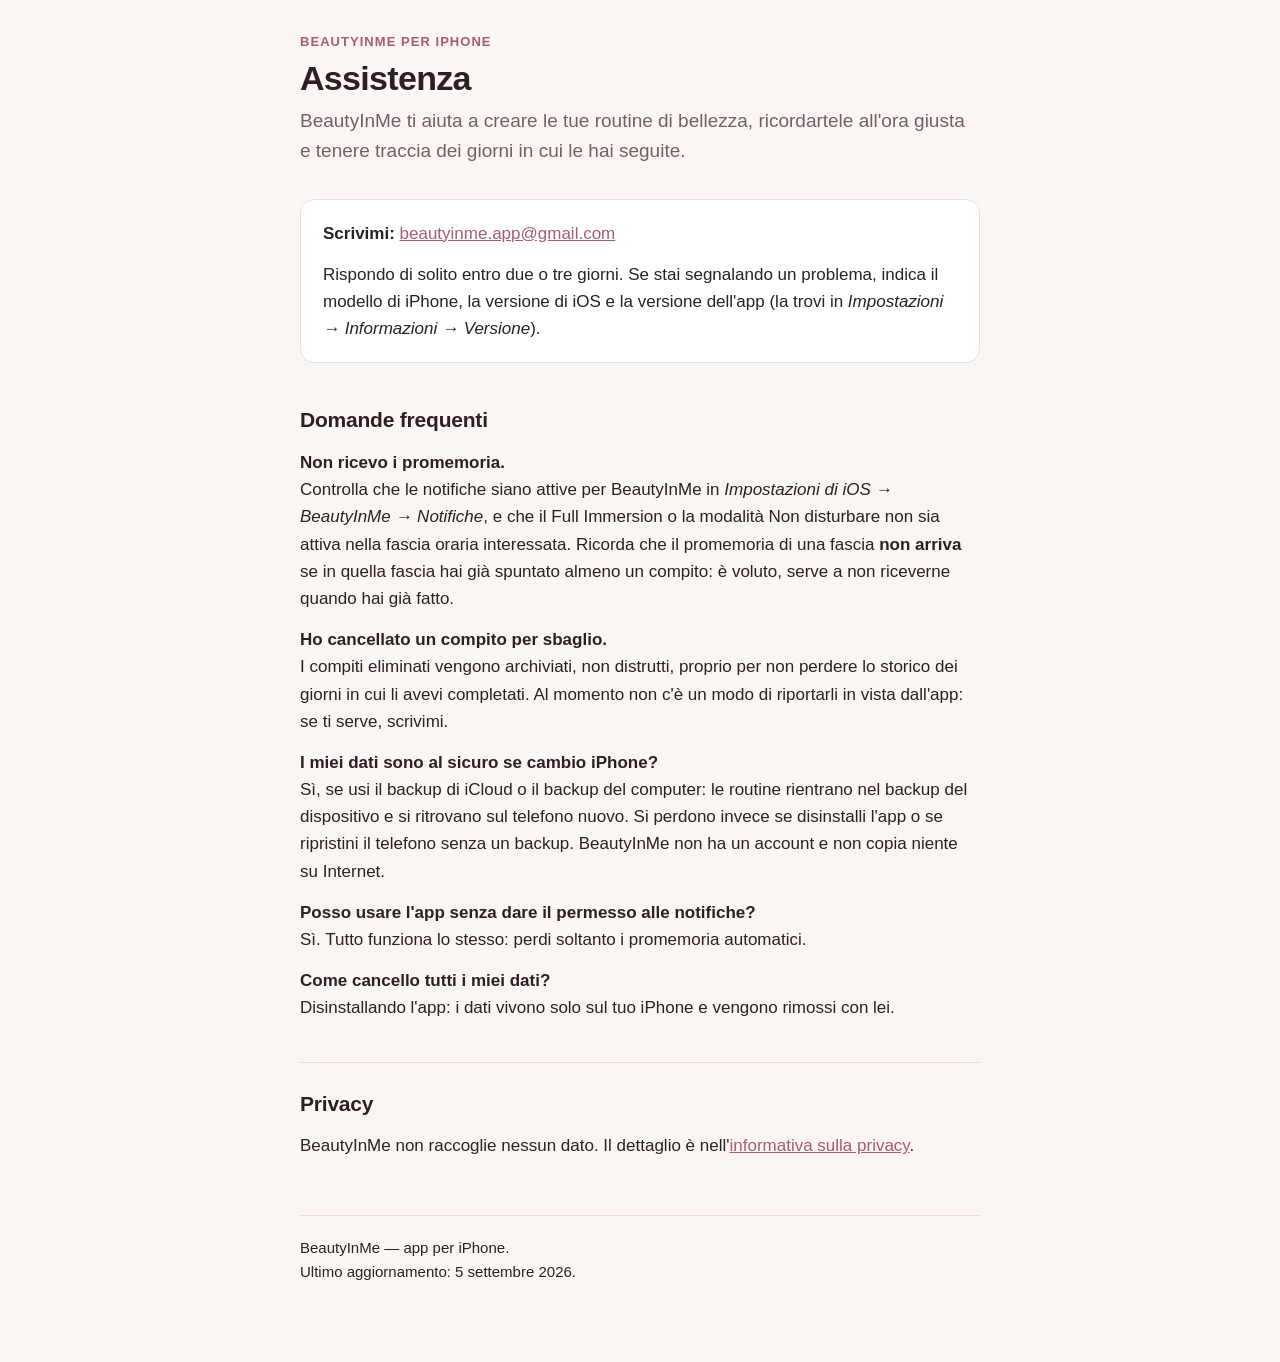
<file: index.html>
<!doctype html>
<html lang="it">
<head>
<meta charset="utf-8">
<meta name="viewport" content="width=device-width, initial-scale=1">
<title>BeautyInMe — Assistenza</title>
<link rel="stylesheet" href="stile.css">
</head>
<body>
<main>

  <p class="occhiello">BeautyInMe per iPhone</p>
  <h1>Assistenza</h1>
  <p class="sommario">BeautyInMe ti aiuta a creare le tue routine di bellezza, ricordartele all'ora giusta e tenere traccia dei giorni in cui le hai seguite.</p>

  <div class="riquadro">
    <p><strong>Scrivimi:</strong> <a href="mailto:beautyinme.app@gmail.com">beautyinme.app@gmail.com</a></p>
    <p>Rispondo di solito entro due o tre giorni. Se stai segnalando un problema, indica il modello di iPhone, la versione di iOS e la versione dell'app (la trovi in <em>Impostazioni → Informazioni → Versione</em>).</p>
  </div>

  <h2>Domande frequenti</h2>

  <p><strong>Non ricevo i promemoria.</strong><br>
  Controlla che le notifiche siano attive per BeautyInMe in <em>Impostazioni di iOS → BeautyInMe → Notifiche</em>, e che il Full Immersion o la modalità Non disturbare non sia attiva nella fascia oraria interessata. Ricorda che il promemoria di una fascia <strong>non arriva</strong> se in quella fascia hai già spuntato almeno un compito: è voluto, serve a non riceverne quando hai già fatto.</p>

  <p><strong>Ho cancellato un compito per sbaglio.</strong><br>
  I compiti eliminati vengono archiviati, non distrutti, proprio per non perdere lo storico dei giorni in cui li avevi completati. Al momento non c'è un modo di riportarli in vista dall'app: se ti serve, scrivimi.</p>

  <p><strong>I miei dati sono al sicuro se cambio iPhone?</strong><br>
  Sì, se usi il backup di iCloud o il backup del computer: le routine rientrano nel backup del dispositivo e si ritrovano sul telefono nuovo. Si perdono invece se disinstalli l'app o se ripristini il telefono senza un backup. BeautyInMe non ha un account e non copia niente su Internet.</p>

  <p><strong>Posso usare l'app senza dare il permesso alle notifiche?</strong><br>
  Sì. Tutto funziona lo stesso: perdi soltanto i promemoria automatici.</p>

  <p><strong>Come cancello tutti i miei dati?</strong><br>
  Disinstallando l'app: i dati vivono solo sul tuo iPhone e vengono rimossi con lei.</p>

  <h2>Privacy</h2>
  <p>BeautyInMe non raccoglie nessun dato. Il dettaglio è nell'<a href="privacy.html">informativa sulla privacy</a>.</p>

  <footer>
    <p>BeautyInMe — app per iPhone.<br>
    Ultimo aggiornamento: 5 settembre 2026.</p>
  </footer>

</main>
</body>
</html>
</file>
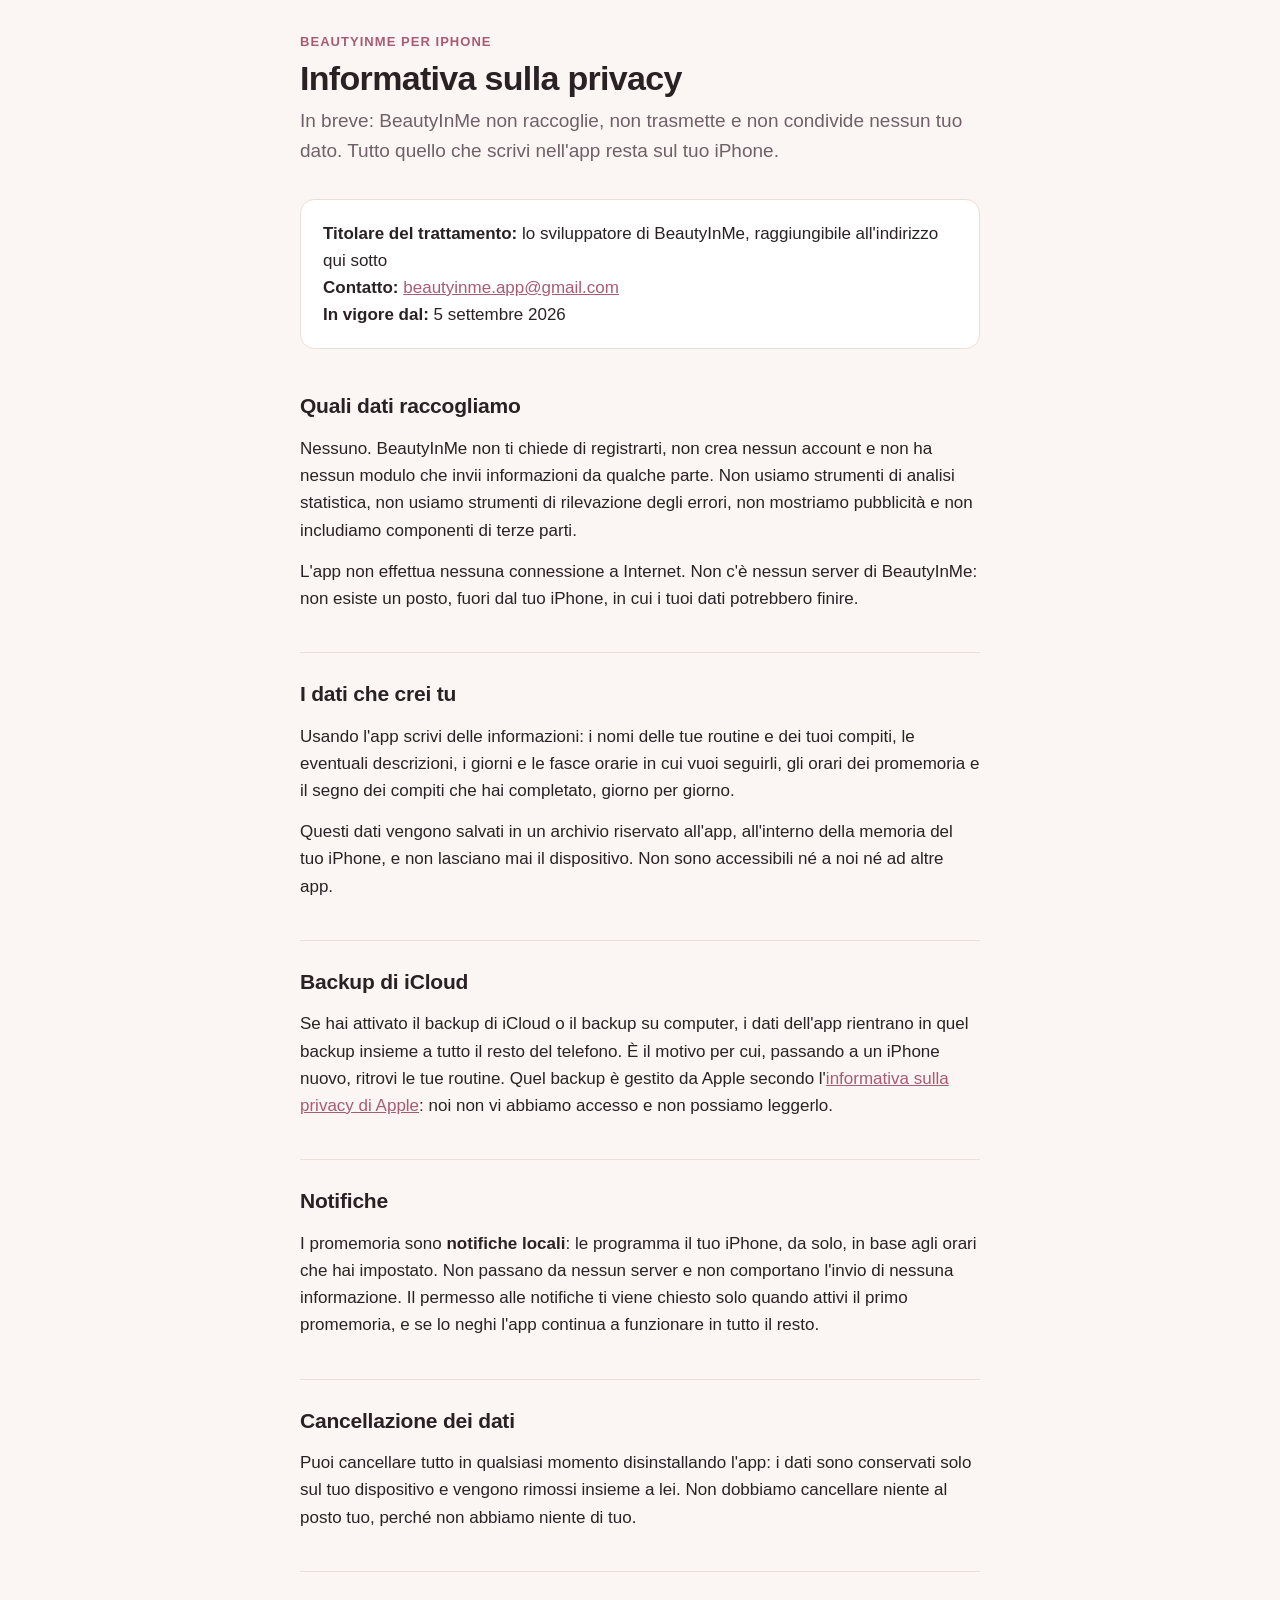
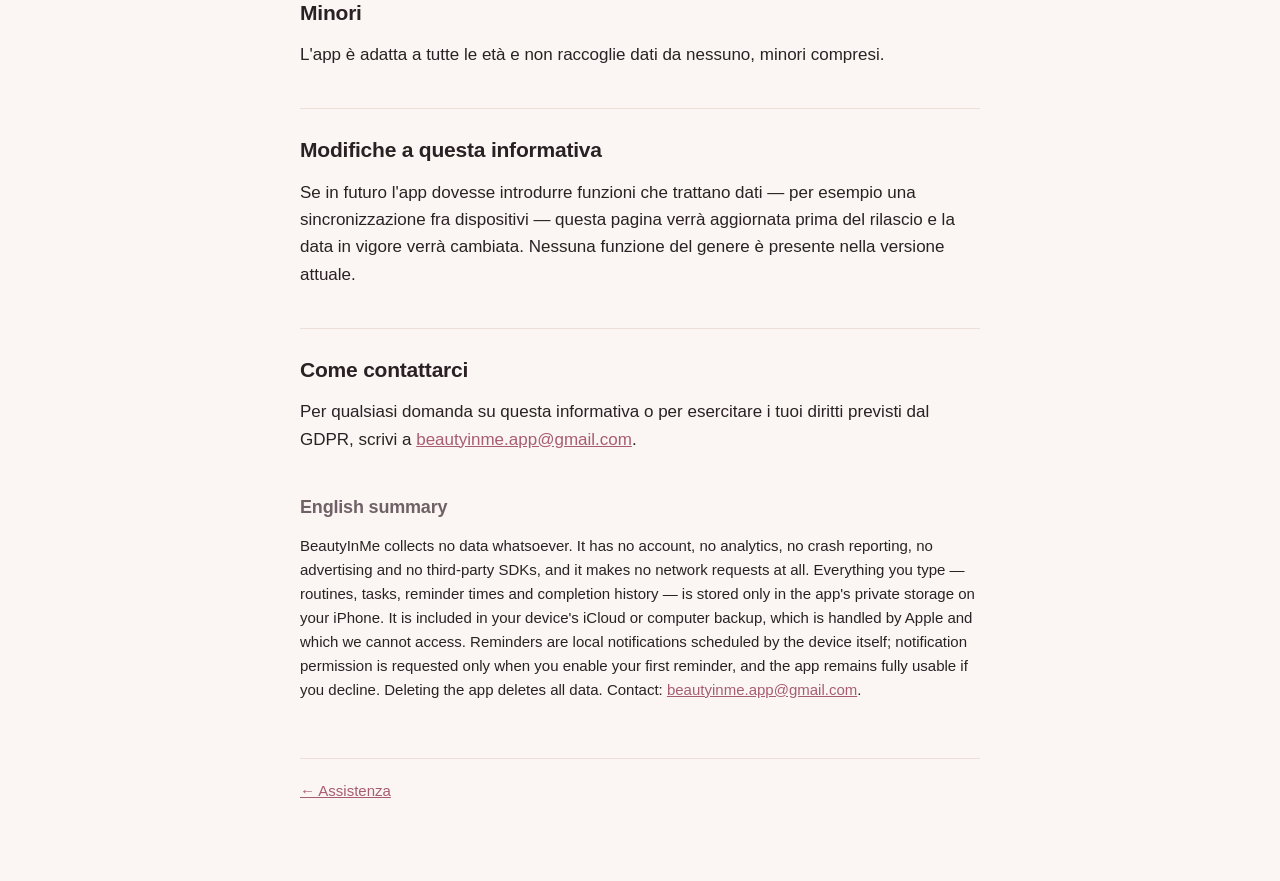
<file: privacy.html>
<!doctype html>
<html lang="it">
<head>
<meta charset="utf-8">
<meta name="viewport" content="width=device-width, initial-scale=1">
<title>BeautyInMe — Informativa sulla privacy</title>
<link rel="stylesheet" href="stile.css">
</head>
<body>
<main>

  <p class="occhiello">BeautyInMe per iPhone</p>
  <h1>Informativa sulla privacy</h1>
  <p class="sommario">In breve: BeautyInMe non raccoglie, non trasmette e non condivide nessun tuo dato. Tutto quello che scrivi nell'app resta sul tuo iPhone.</p>

  <div class="riquadro">
    <p><strong>Titolare del trattamento:</strong> lo sviluppatore di BeautyInMe,
    raggiungibile all'indirizzo qui sotto<br>
    <strong>Contatto:</strong> <a href="mailto:beautyinme.app@gmail.com">beautyinme.app@gmail.com</a><br>
    <strong>In vigore dal:</strong> 5 settembre 2026</p>
  </div>

  <h2>Quali dati raccogliamo</h2>
  <p>Nessuno. BeautyInMe non ti chiede di registrarti, non crea nessun account e non ha nessun modulo che invii informazioni da qualche parte. Non usiamo strumenti di analisi statistica, non usiamo strumenti di rilevazione degli errori, non mostriamo pubblicità e non includiamo componenti di terze parti.</p>
  <p>L'app non effettua nessuna connessione a Internet. Non c'è nessun server di BeautyInMe: non esiste un posto, fuori dal tuo iPhone, in cui i tuoi dati potrebbero finire.</p>

  <h2>I dati che crei tu</h2>
  <p>Usando l'app scrivi delle informazioni: i nomi delle tue routine e dei tuoi compiti, le eventuali descrizioni, i giorni e le fasce orarie in cui vuoi seguirli, gli orari dei promemoria e il segno dei compiti che hai completato, giorno per giorno.</p>
  <p>Questi dati vengono salvati in un archivio riservato all'app, all'interno della memoria del tuo iPhone, e non lasciano mai il dispositivo. Non sono accessibili né a noi né ad altre app.</p>

  <h2>Backup di iCloud</h2>
  <p>Se hai attivato il backup di iCloud o il backup su computer, i dati dell'app rientrano in quel backup insieme a tutto il resto del telefono. È il motivo per cui, passando a un iPhone nuovo, ritrovi le tue routine. Quel backup è gestito da Apple secondo l'<a href="https://www.apple.com/it/legal/privacy/">informativa sulla privacy di Apple</a>: noi non vi abbiamo accesso e non possiamo leggerlo.</p>

  <h2>Notifiche</h2>
  <p>I promemoria sono <strong>notifiche locali</strong>: le programma il tuo iPhone, da solo, in base agli orari che hai impostato. Non passano da nessun server e non comportano l'invio di nessuna informazione. Il permesso alle notifiche ti viene chiesto solo quando attivi il primo promemoria, e se lo neghi l'app continua a funzionare in tutto il resto.</p>

  <h2>Cancellazione dei dati</h2>
  <p>Puoi cancellare tutto in qualsiasi momento disinstallando l'app: i dati sono conservati solo sul tuo dispositivo e vengono rimossi insieme a lei. Non dobbiamo cancellare niente al posto tuo, perché non abbiamo niente di tuo.</p>

  <h2>Minori</h2>
  <p>L'app è adatta a tutte le età e non raccoglie dati da nessuno, minori compresi.</p>

  <h2>Modifiche a questa informativa</h2>
  <p>Se in futuro l'app dovesse introdurre funzioni che trattano dati — per esempio una sincronizzazione fra dispositivi — questa pagina verrà aggiornata prima del rilascio e la data in vigore verrà cambiata. Nessuna funzione del genere è presente nella versione attuale.</p>

  <h2>Come contattarci</h2>
  <p>Per qualsiasi domanda su questa informativa o per esercitare i tuoi diritti previsti dal GDPR, scrivi a <a href="mailto:beautyinme.app@gmail.com">beautyinme.app@gmail.com</a>.</p>

  <div class="en">
    <h2>English summary</h2>
    <p>BeautyInMe collects no data whatsoever. It has no account, no analytics, no crash reporting, no advertising and no third-party SDKs, and it makes no network requests at all. Everything you type — routines, tasks, reminder times and completion history — is stored only in the app's private storage on your iPhone. It is included in your device's iCloud or computer backup, which is handled by Apple and which we cannot access. Reminders are local notifications scheduled by the device itself; notification permission is requested only when you enable your first reminder, and the app remains fully usable if you decline. Deleting the app deletes all data. Contact: <a href="mailto:beautyinme.app@gmail.com">beautyinme.app@gmail.com</a>.</p>
  </div>

  <footer>
    <p><a href="index.html">← Assistenza</a></p>
  </footer>

</main>
</body>
</html>
</file>
<file: stile.css>
/* Foglio di stile unico per le due pagine. Palette presa da design/build.py,
   così il sito di supporto somiglia all'app invece di sembrare un modulo. */

:root {
  --bg: #FBF6F3;
  --surface: #FFFFFF;
  --border: #EDDFD8;
  --text: #2A2124;
  --text2: #6F6167;
  --accent: #A85C74;
}

@media (prefers-color-scheme: dark) {
  :root {
    --bg: #16110F;
    --surface: #211A18;
    --border: #372C29;
    --text: #F5EDE8;
    --text2: #B6A7A1;
    --accent: #E9A3B6;
  }
}

* { box-sizing: border-box; }

body {
  margin: 0;
  padding: 32px 20px 64px;
  background: var(--bg);
  color: var(--text);
  font: 17px/1.6 -apple-system, BlinkMacSystemFont, "Segoe UI", Roboto, sans-serif;
  -webkit-text-size-adjust: 100%;
}

main { max-width: 680px; margin: 0 auto; }

h1 {
  font-size: 34px;
  line-height: 1.15;
  letter-spacing: -0.02em;
  margin: 0 0 8px;
}

h2 {
  font-size: 21px;
  letter-spacing: -0.01em;
  margin: 40px 0 12px;
  padding-top: 24px;
  border-top: 1px solid var(--border);
}

h2:first-of-type { border-top: none; padding-top: 0; }

p, li { color: var(--text); margin: 0 0 14px; }
li { margin-bottom: 8px; }

.occhiello {
  text-transform: uppercase;
  letter-spacing: 0.08em;
  font-size: 13px;
  font-weight: 600;
  color: var(--accent);
  margin: 0 0 6px;
}

.sommario { color: var(--text2); font-size: 19px; margin-bottom: 32px; }

.riquadro {
  background: var(--surface);
  border: 1px solid var(--border);
  border-radius: 14px;
  padding: 20px 22px;
  margin: 24px 0;
}

.riquadro p:last-child, .riquadro ul:last-child { margin-bottom: 0; }

a { color: var(--accent); }

footer {
  margin-top: 56px;
  padding-top: 20px;
  border-top: 1px solid var(--border);
  color: var(--text2);
  font-size: 15px;
}

/* Sezione in inglese per il revisore App Store: compatta, chiaramente separata. */
.en { color: var(--text2); font-size: 15px; }
.en h2 { font-size: 18px; }
</file>
